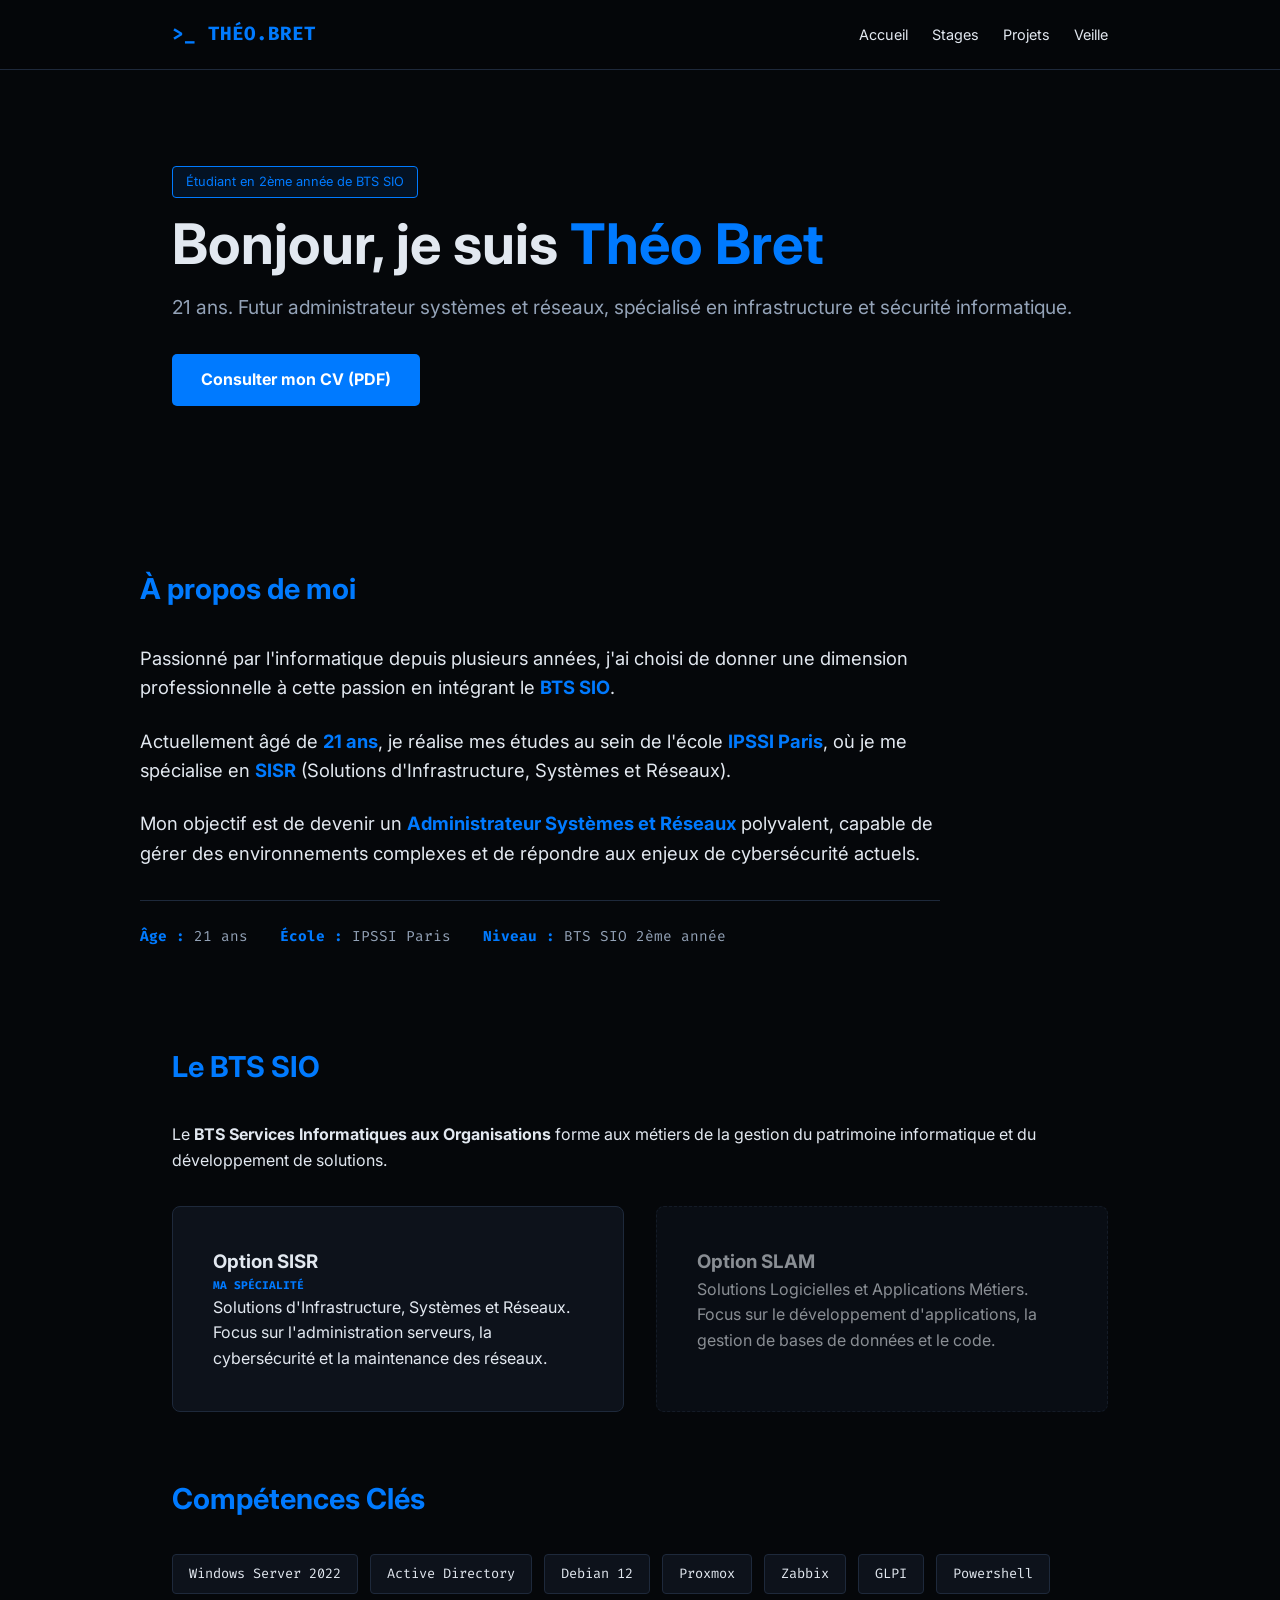
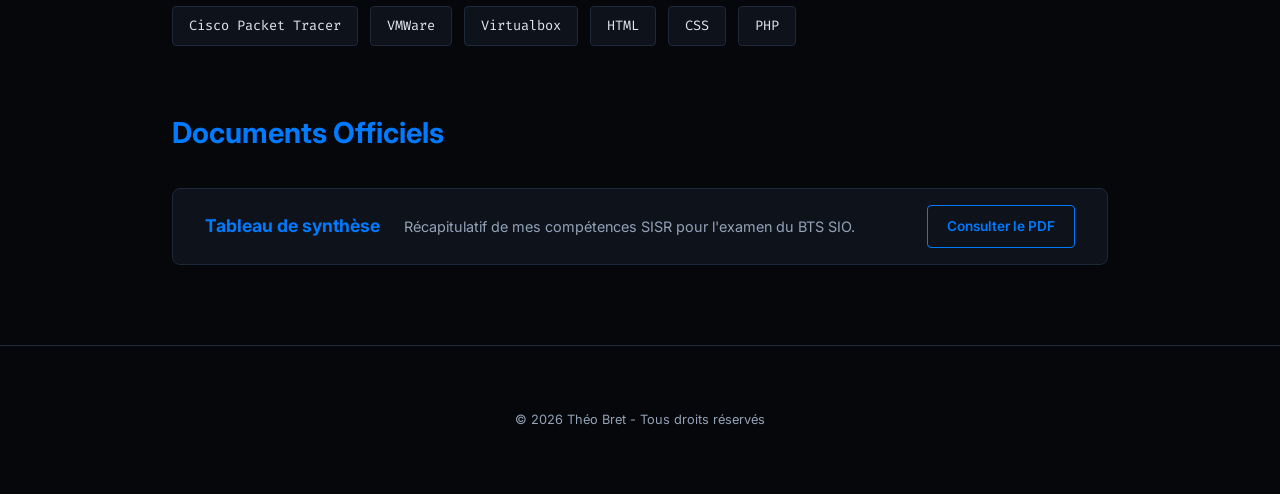
<file: index.html>
<!DOCTYPE html>
<html lang="fr">
<head>
    <meta charset="UTF-8">
    <meta name="viewport" content="width=device-width, initial-scale=1.0">
    <title>Théo Bret | Portfolio SISR</title>
    <link rel="stylesheet" href="style.css">
    <link href="https://fonts.googleapis.com/css2?family=Fira+Code:wght@400;600&family=Inter:wght@400;700&display=swap" rel="stylesheet">
</head>
<body>

    <nav>
    <div class="container">
        <a href="index.html" class="logo-link">
            <div class="logo">>_ THÉO<span>.</span>BRET</div>
        </a>
        <ul>
            <li><a href="index.html">Accueil</a></li>
            <li><a href="stages.html">Stages</a></li>
            <li><a href="projets.html">Projets</a></li>
            <li><a href="veille.html">Veille</a></li>
        </ul>
    </div>
</nav>

<header class="hero">
    <div class="container hero-flex">
        <div class="hero-content">
            <div class="badge">Étudiant en 2ème année de BTS SIO</div>
            <h1>Bonjour, je suis <span>Théo Bret</span></h1>
            <p class="subtitle">21 ans. Futur administrateur systèmes et réseaux, spécialisé en infrastructure et sécurité informatique.</p>
            <div class="hero-actions">
                <a href="CV Théo BRET.pdf" target="_blank" class="btn-primary">Consulter mon CV (PDF)</a>
            </div>
        </div>
        

</header>

   <section id="presentation-theo" class="container">
        <h2 class="section-title">À propos de moi</h2>
        <div class="bio-content">
            <p>Passionné par l'informatique depuis plusieurs années, j'ai choisi de donner une dimension professionnelle à cette passion en intégrant le <strong>BTS SIO</strong>.</p>
            
            <p>Actuellement âgé de <strong>21 ans</strong>, je réalise mes études au sein de l'école <strong>IPSSI Paris</strong>, où je me spécialise en <strong>SISR</strong> (Solutions d'Infrastructure, Systèmes et Réseaux).</p>
            
            <p>Mon objectif est de devenir un <strong>Administrateur Systèmes et Réseaux</strong> polyvalent, capable de gérer des environnements complexes et de répondre aux enjeux de cybersécurité actuels.</p>
            
            <div class="bio-details">
                <span><strong>Âge :</strong> 21 ans</span>
                <span><strong>École :</strong> IPSSI Paris</span>
                <span><strong>Niveau :</strong> BTS SIO 2ème année</span>
            </div>
        </div>
    </section>

    <section id="bts-presentation" class="container">
        <h2 class="section-title">Le BTS SIO</h2>
        <p>Le <strong>BTS Services Informatiques aux Organisations</strong> forme aux métiers de la gestion du patrimoine informatique et du développement de solutions.</p>
        <div class="options-grid">
            <div class="option-card">
                <h3>Option SISR</h3>
                <p class="tag">Ma spécialité</p>
                <p>Solutions d'Infrastructure, Systèmes et Réseaux. Focus sur l'administration serveurs, la cybersécurité et la maintenance des réseaux.</p>
            </div>
            <div class="option-card inactive">
                <h3>Option SLAM</h3>
                <p>Solutions Logicielles et Applications Métiers. Focus sur le développement d'applications, la gestion de bases de données et le code.</p>
            </div>
        </div>
    </section>

<section id="competences" class="container">
    <h2 class="section-title">Compétences Clés</h2>
    <div class="skills-wrapper">
        <span class="skill-tag">Windows Server 2022</span>
        <span class="skill-tag">Active Directory</span>
        <span class="skill-tag">Debian 12</span>
        <span class="skill-tag">Proxmox</span>
        <span class="skill-tag">Zabbix</span>
        <span class="skill-tag">GLPI</span>
        <span class="skill-tag">Powershell</span>
        <span class="skill-tag">Cisco Packet Tracer</span>
        <span class="skill-tag">VMWare</span>
        <span class="skill-tag">Virtualbox</span>
        <span class="skill-tag">HTML</span>
        <span class="skill-tag">CSS</span>
        <span class="skill-tag">PHP</span>
    </div>
</section>

<section id="documents" class="container">
    <h2 class="section-title">Documents Officiels</h2>
    <div class="document-card">
        <div class="doc-info">
            <h3>Tableau de synthèse</h3>
            <p>Récapitulatif de mes compétences SISR pour l'examen du BTS SIO.</p>
        </div>
        <a href="Tableau de synthèse - Théo BRET.pdf" target="_blank" class="btn-doc">
            Consulter le PDF
        </a>
    </div>
</section>
    

    <footer>
        <p>&copy; 2026 Théo Bret - Tous droits réservés</p>
    </footer>

</body>
</html>
</file>
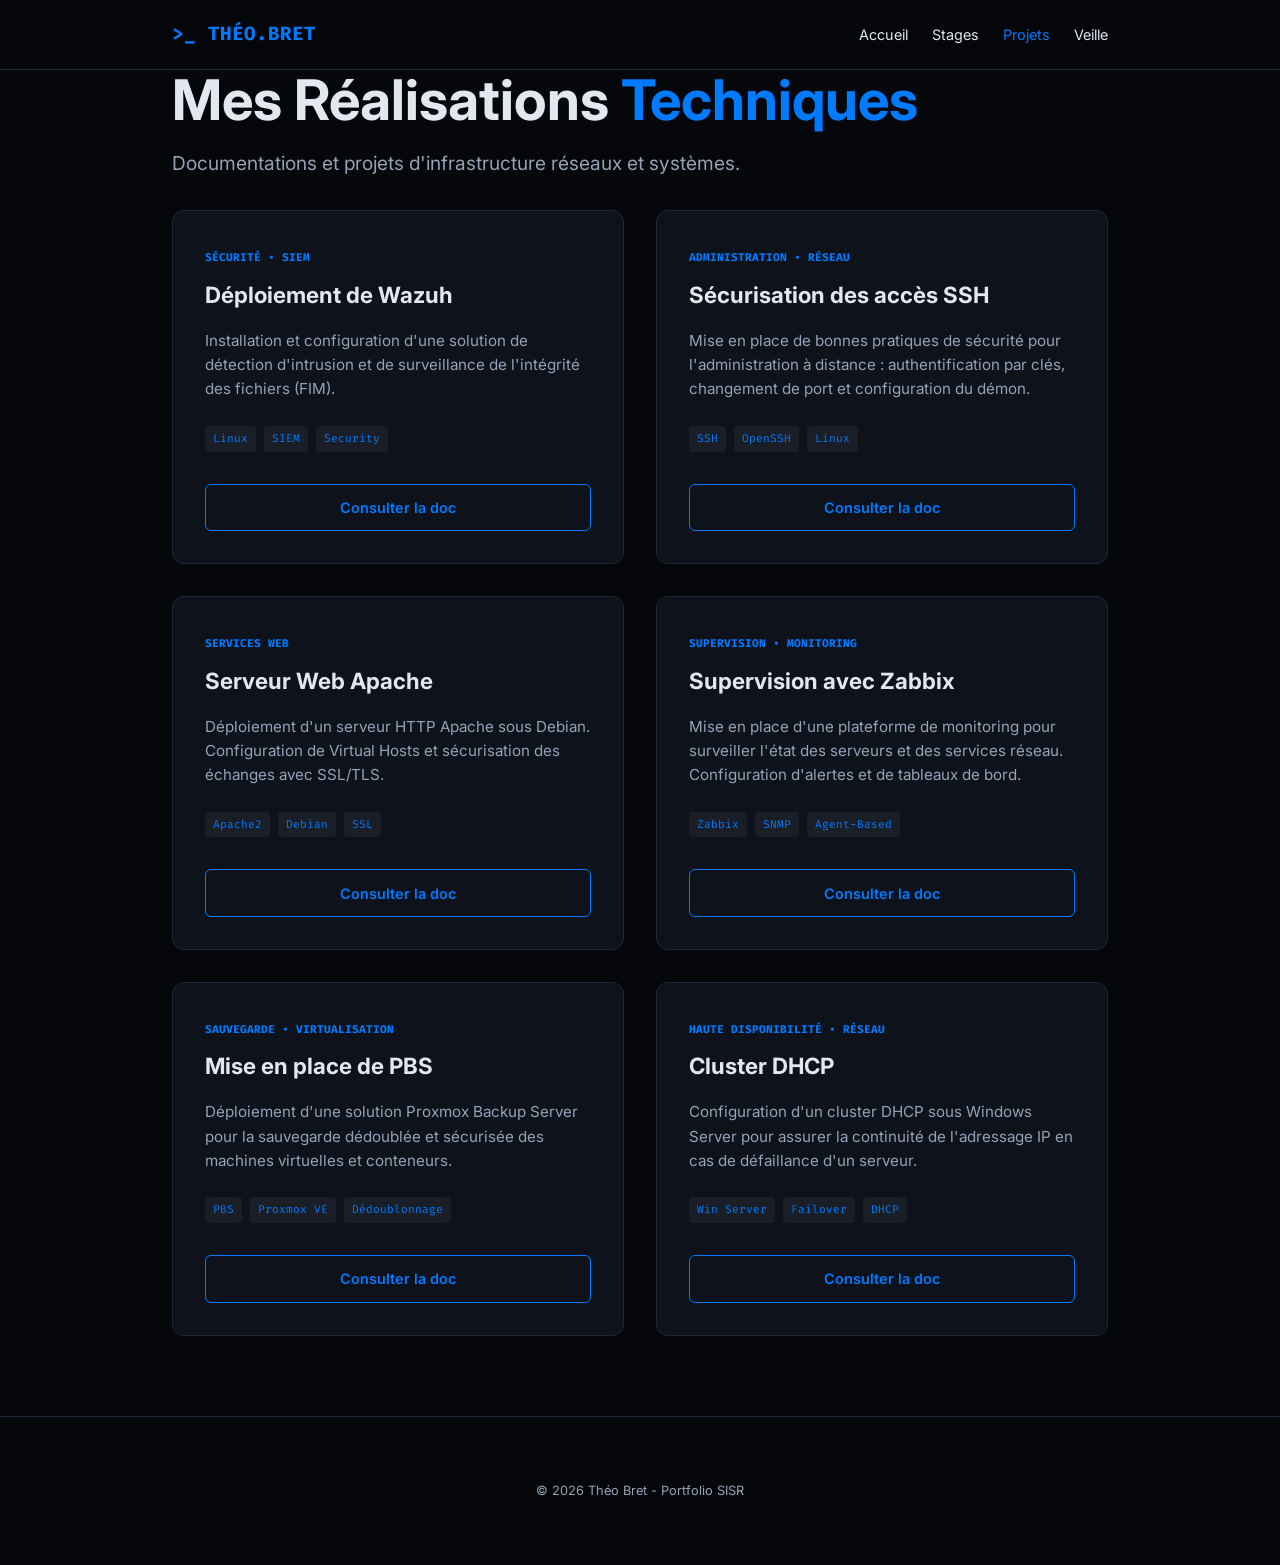
<file: projets.html>
<!DOCTYPE html>
<html lang="fr">
<head>
    <meta charset="UTF-8">
    <meta name="viewport" content="width=device-width, initial-scale=1.0">
    <title>Projets | Théo Bret</title>
    <link rel="stylesheet" href="style.css">
    <link href="https://fonts.googleapis.com/css2?family=Fira+Code:wght@400;600&family=Inter:wght@400;700&display=swap" rel="stylesheet">
</head>
<body>

    <nav>
        <div class="container">
            <a href="index.html" class="logo-link">
                <div class="logo">>_ THÉO<span>.</span>BRET</div>
            </a>
            <ul>
                <li><a href="index.html">Accueil</a></li>
                <li><a href="stages.html">Stages</a></li>
                <li><a href="projets.html" class="active">Projets</a></li>
                <li><a href="veille.html">Veille</a></li>
            </ul>
        </div>
    </nav>

    <header class="page-header">
        <div class="container">
            <h1>Mes Réalisations <span>Techniques</span></h1>
            <p class="subtitle">Documentations et projets d'infrastructure réseaux et systèmes.</p>
        </div>
    </header>

    <section class="container">
        <div class="projects-grid">
            
            <article class="project-card">
                <div class="project-content">
                    <span class="tag">Sécurité • SIEM</span>
                    <h3>Déploiement de Wazuh</h3>
                    <p>Installation et configuration d'une solution de détection d'intrusion et de surveillance de l'intégrité des fichiers (FIM).</p>
                    <div class="tech-stack">
                        <span>Linux</span>
                        <span>SIEM</span>
                        <span>Security</span>
                    </div>
                </div>
                <a href="docs/doc-wazuh.pdf" target="_blank" class="btn-doc-project">Consulter la doc</a>
            </article>

            <article class="project-card">
                <div class="project-content">
                    <span class="tag">Administration • Réseau</span>
                    <h3>Sécurisation des accès SSH</h3>
                    <p>Mise en place de bonnes pratiques de sécurité pour l'administration à distance : authentification par clés, changement de port et configuration du démon.</p>
                    <div class="tech-stack">
                        <span>SSH</span>
                        <span>OpenSSH</span>
                        <span>Linux</span>
                    </div>
                </div>
                <a href="docs/doc-ssh.pdf" target="_blank" class="btn-doc-project">Consulter la doc</a>
            </article>

            <article class="project-card">
                <div class="project-content">
                    <span class="tag">Services Web</span>
                    <h3>Serveur Web Apache</h3>
                    <p>Déploiement d'un serveur HTTP Apache sous Debian. Configuration de Virtual Hosts et sécurisation des échanges avec SSL/TLS.</p>
                    <div class="tech-stack">
                        <span>Apache2</span>
                        <span>Debian</span>
                        <span>SSL</span>
                    </div>
                </div>
                <a href="docs/doc-apache.pdf" target="_blank" class="btn-doc-project">Consulter la doc</a>
            </article>

            
<article class="project-card">
    <div class="project-content">
        <span class="tag">Supervision • Monitoring</span>
        <h3>Supervision avec Zabbix</h3>
        <p>Mise en place d'une plateforme de monitoring pour surveiller l'état des serveurs et des services réseau. Configuration d'alertes et de tableaux de bord.</p>
        <div class="tech-stack">
            <span>Zabbix</span>
            <span>SNMP</span>
            <span>Agent-Based</span>
        </div>
    </div>
    <a href="docs/doc-zabbix.pdf" target="_blank" class="btn-doc-project">Consulter la doc</a>
</article>

<article class="project-card">
                <div class="project-content">
                    <span class="tag">Sauvegarde • Virtualisation</span>
                    <h3>Mise en place de PBS</h3>
                    <p>Déploiement d'une solution Proxmox Backup Server pour la sauvegarde dédoublée et sécurisée des machines virtuelles et conteneurs.</p>
                    <div class="tech-stack">
                        <span>PBS</span>
                        <span>Proxmox VE</span>
                        <span>Dédoublonnage</span>
                    </div>
                </div>
                <a href="docs/doc-pbs.pdf" target="_blank" class="btn-doc-project">Consulter la doc</a>
            </article>

            <article class="project-card">
                <div class="project-content">
                    <span class="tag">Haute Disponibilité • Réseau</span>
                    <h3>Cluster DHCP</h3>
                    <p>Configuration d'un cluster DHCP sous Windows Server pour assurer la continuité de l'adressage IP en cas de défaillance d'un serveur.</p>
                    <div class="tech-stack">
                        <span>Win Server</span>
                        <span>Failover</span>
                        <span>DHCP</span>
                    </div>
                </div>
                <a href="docs/doc-dhcp.pdf" target="_blank" class="btn-doc-project">Consulter la doc</a>
            </article>

        </div>
    </section>

    
    

    <footer>
        <p>&copy; 2026 Théo Bret - Portfolio SISR</p>
    </footer>

</body>
</html>
</file>
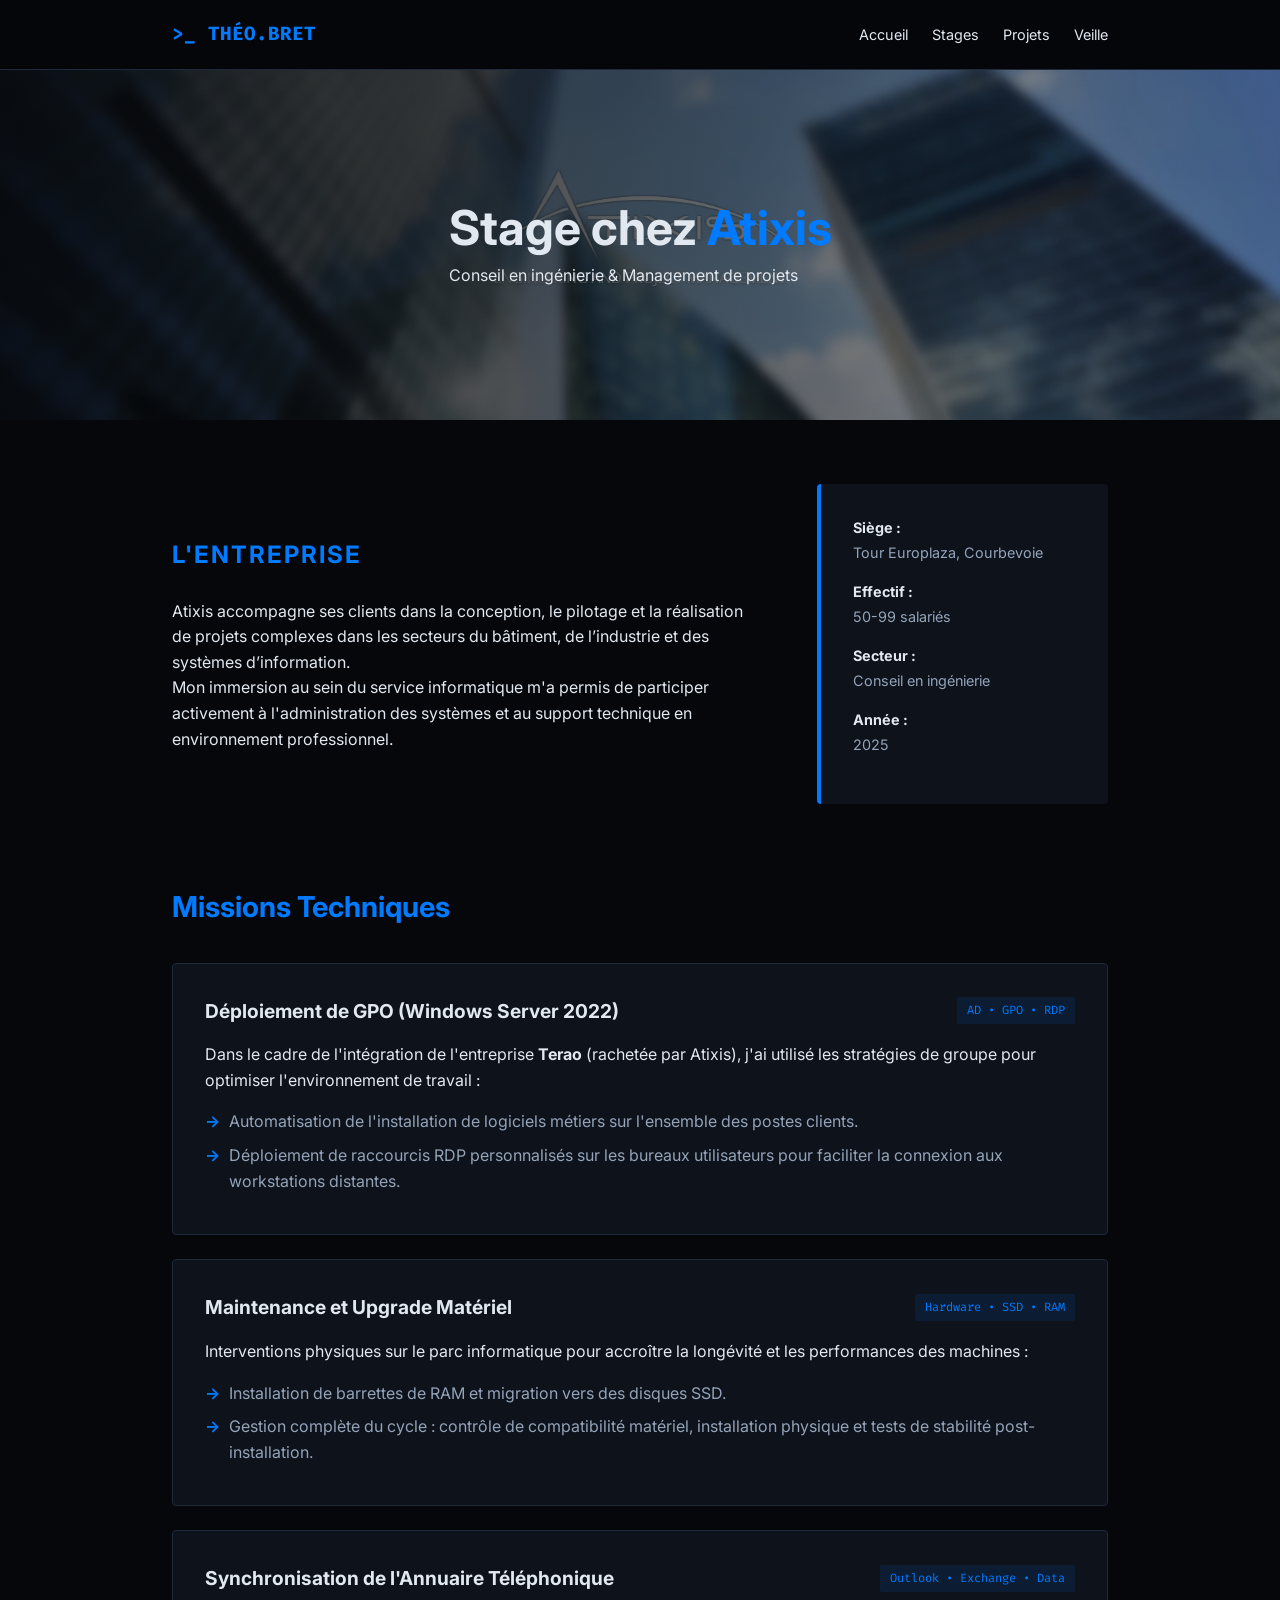
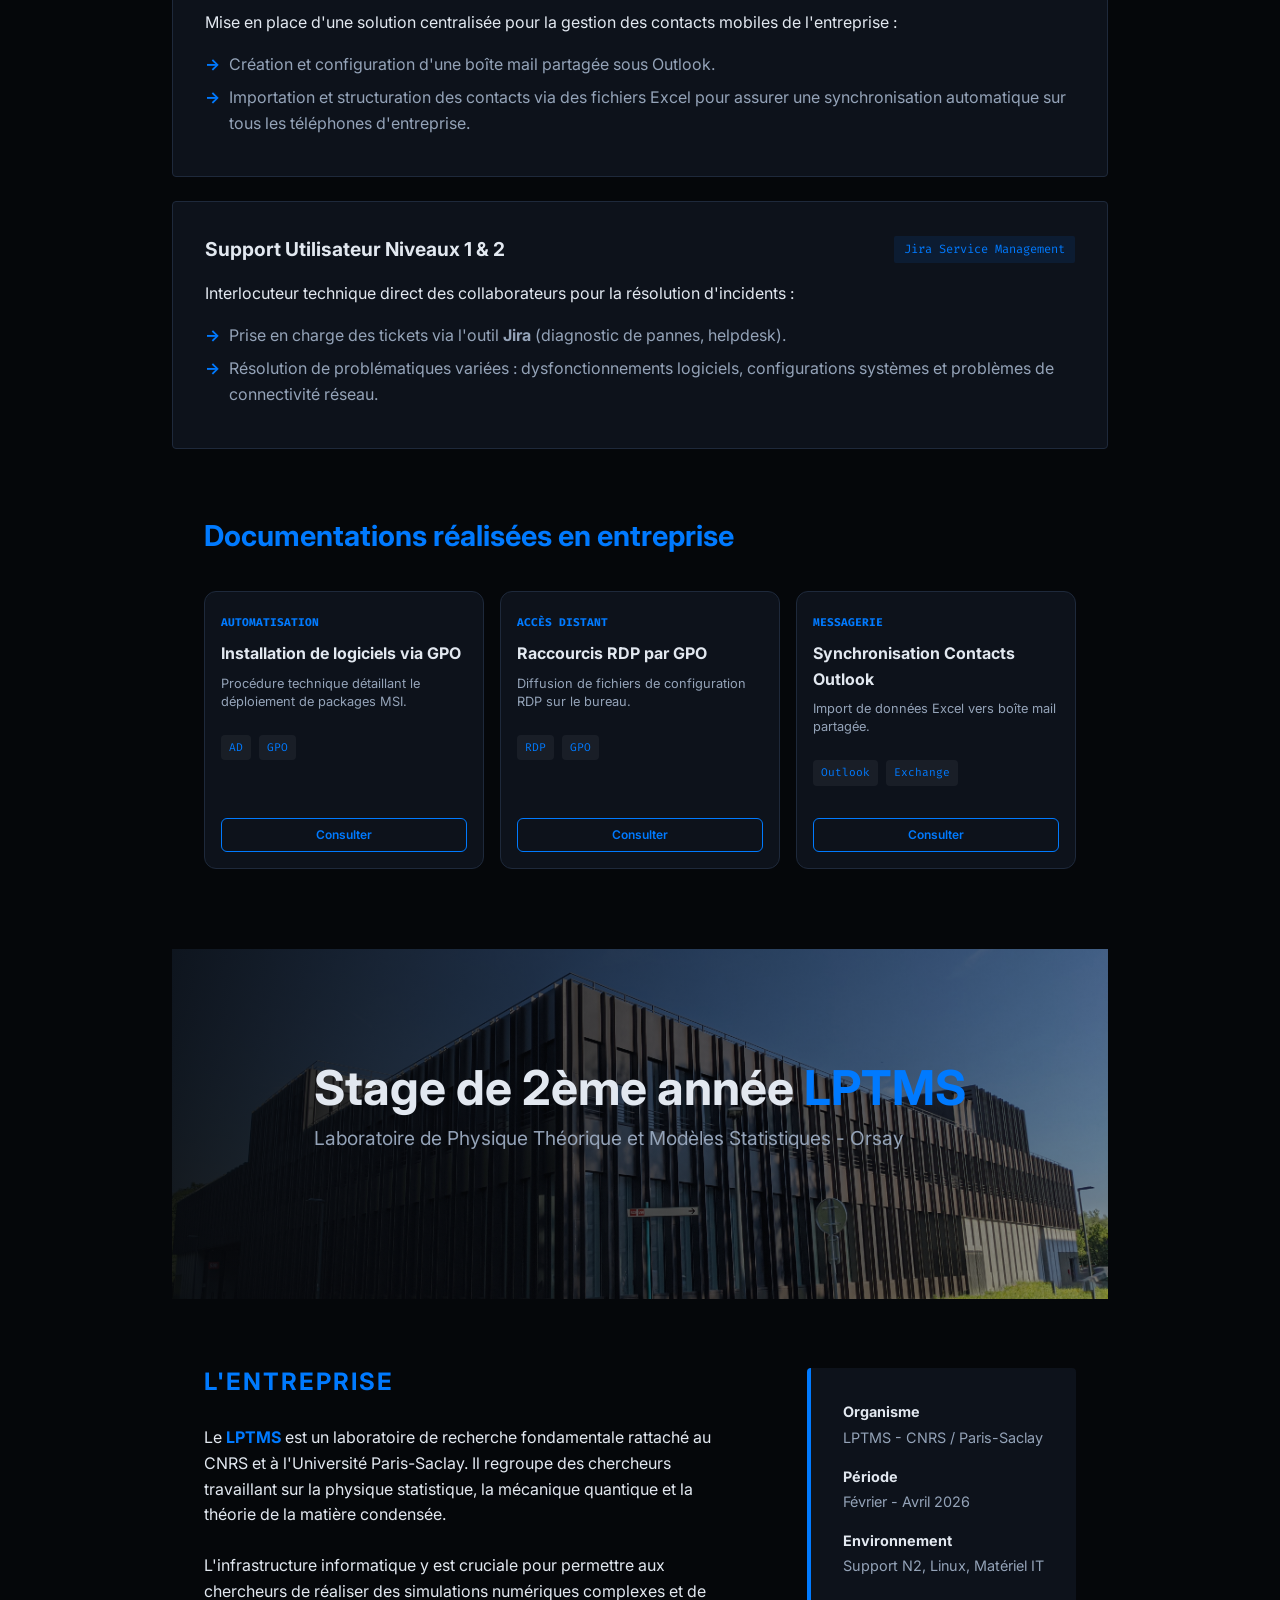
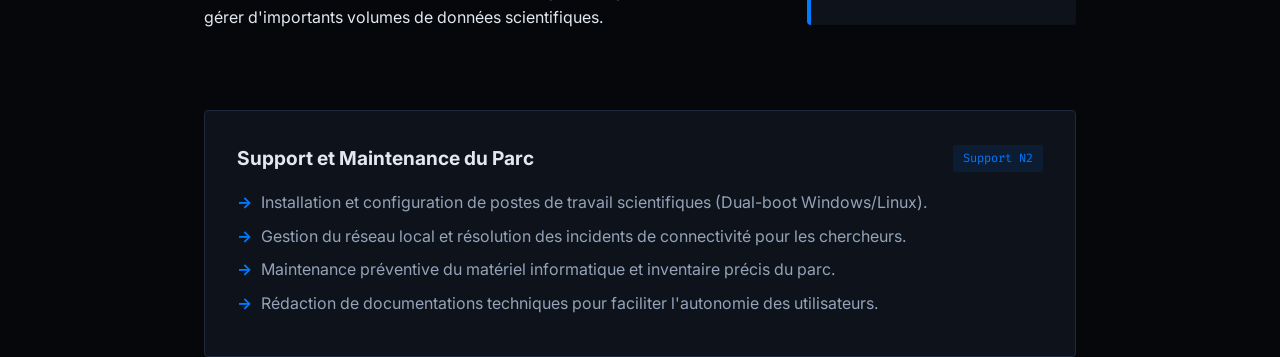
<file: stages.html>
<!DOCTYPE html>
<html lang="fr">
<head>
    <meta charset="UTF-8">
    <meta name="viewport" content="width=device-width, initial-scale=1.0">
    <title>Stages | Théo Bret</title>
    <link rel="stylesheet" href="style.css">
    <link href="https://fonts.googleapis.com/css2?family=Fira+Code:wght@400;600&family=Inter:wght@400;700&display=swap" rel="stylesheet">
</head>
<body>

    <nav>
    <div class="container">
        <a href="index.html" class="logo-link">
            <div class="logo">>_ THÉO<span>.</span>BRET</div>
        </a>
        <ul>
            <li><a href="index.html">Accueil</a></li>
            <li><a href="stages.html">Stages</a></li>
            <li><a href="projets.html">Projets</a></li>
            <li><a href="veille.html">Veille</a></li>
        </ul>
    </div>
</nav>

    <div class="banner-container">
        <img src="atixis.webp" alt="Bannière Atixis" class="banner-img">
        <div class="banner-overlay">
            <div class="container">
                <h1>Stage chez <span>Atixis</span></h1>
                <p class="subtitle-banner">Conseil en ingénierie & Management de projets</p>
            </div>
        </div>
    </div>

    <section class="container stage-content">
        <div class="company-card">
            <div class="company-info-text">
                <h2 class="title-accent">L'entreprise</h2>
                <p>Atixis accompagne ses clients dans la conception, le pilotage et la réalisation de projets complexes dans les secteurs du bâtiment, de l’industrie et des systèmes d’information.</p>
                <p>Mon immersion au sein du service informatique m'a permis de participer activement à l'administration des systèmes et au support technique en environnement professionnel.</p>
            </div>
            <div class="company-details-list">
                <div class="detail-row"><span>Siège :</span> Tour Europlaza, Courbevoie</div>
                <div class="detail-row"><span>Effectif :</span> 50-99 salariés</div>
                <div class="detail-row"><span>Secteur :</span> Conseil en ingénierie</div>
                <div class="detail-row"><span>Année :</span> 2025</div>
            </div>
        </div>

        <h2 class="section-title">Missions Techniques</h2>
        <div class="mission-list">
            
            <article class="mission-item">
                <div class="mission-header">
                    <h3>Déploiement de GPO (Windows Server 2022)</h3>
                    <span class="tech-label">AD • GPO • RDP</span>
                </div>
                <div class="mission-body">
                    <p>Dans le cadre de l'intégration de l'entreprise <strong>Terao</strong> (rachetée par Atixis), j'ai utilisé les stratégies de groupe pour optimiser l'environnement de travail :</p>
                    <ul>
                        <li>Automatisation de l'installation de logiciels métiers sur l'ensemble des postes clients.</li>
                        <li>Déploiement de raccourcis RDP personnalisés sur les bureaux utilisateurs pour faciliter la connexion aux workstations distantes.</li>
                    </ul>
                </div>
            </article>

            <article class="mission-item">
                <div class="mission-header">
                    <h3>Maintenance et Upgrade Matériel</h3>
                    <span class="tech-label">Hardware • SSD • RAM</span>
                </div>
                <div class="mission-body">
                    <p>Interventions physiques sur le parc informatique pour accroître la longévité et les performances des machines :</p>
                    <ul>
                        <li>Installation de barrettes de RAM et migration vers des disques SSD.</li>
                        <li>Gestion complète du cycle : contrôle de compatibilité matériel, installation physique et tests de stabilité post-installation.</li>
                    </ul>
                </div>
            </article>

            <article class="mission-item">
                <div class="mission-header">
                    <h3>Synchronisation de l'Annuaire Téléphonique</h3>
                    <span class="tech-label">Outlook • Exchange • Data</span>
                </div>
                <div class="mission-body">
                    <p>Mise en place d'une solution centralisée pour la gestion des contacts mobiles de l'entreprise :</p>
                    <ul>
                        <li>Création et configuration d'une boîte mail partagée sous Outlook.</li>
                        <li>Importation et structuration des contacts via des fichiers Excel pour assurer une synchronisation automatique sur tous les téléphones d'entreprise.</li>
                    </ul>
                </div>
            </article>

            <article class="mission-item">
                <div class="mission-header">
                    <h3>Support Utilisateur Niveaux 1 & 2</h3>
                    <span class="tech-label">Jira Service Management</span>
                </div>
                <div class="mission-body">
                    <p>Interlocuteur technique direct des collaborateurs pour la résolution d'incidents :</p>
                    <ul>
                        <li>Prise en charge des tickets via l'outil <strong>Jira</strong> (diagnostic de pannes, helpdesk).</li>
                        <li>Résolution de problématiques variées : dysfonctionnements logiciels, configurations systèmes et problèmes de connectivité réseau.</li>
                    </ul>
                </div>
            </article>

        </div>

        <section class="container">
    <h2 class="section-title">Documentations réalisées en entreprise</h2>
    <div class="projects-grid grid-3">
        
        <article class="project-card">
            <div class="project-content">
                <span class="tag">Automatisation</span>
                <h3>Installation de logiciels via GPO</h3>
                <p>Procédure technique détaillant le déploiement de packages MSI.</p>
                <div class="tech-stack"><span>AD</span><span>GPO</span></div>
            </div>
            <a href="docs/doc-gpo-logiciels.pdf" target="_blank" class="btn-doc-project">Consulter</a>
        </article>

        <article class="project-card">
            <div class="project-content">
                <span class="tag">Accès distant</span>
                <h3>Raccourcis RDP par GPO</h3>
                <p>Diffusion de fichiers de configuration RDP sur le bureau.</p>
                <div class="tech-stack"><span>RDP</span><span>GPO</span></div>
            </div>
            <a href="docs/doc-gpo-rdp.pdf" target="_blank" class="btn-doc-project">Consulter</a>
        </article>

        <article class="project-card">
            <div class="project-content">
                <span class="tag">Messagerie</span>
                <h3>Synchronisation Contacts Outlook</h3>
                <p>Import de données Excel vers boîte mail partagée.</p>
                <div class="tech-stack"><span>Outlook</span><span>Exchange</span></div>
            </div>
            <a href="docs/doc-outlook-contacts.pdf" target="_blank" class="btn-doc-project">Consulter</a>
        </article>

    </div>
</section>

<!-- BANNIÈRE LPTMS (Full Width) -->
<div class="banner-container">
    <img src="lptms.jpg" alt="Laboratoire LPTMS" class="banner-img">
    <div class="banner-overlay">
        <div class="container">
            <h1>Stage de 2ème année <span>LPTMS</span></h1>
            <p class="subtitle">Laboratoire de Physique Théorique et Modèles Statistiques - Orsay</p>
        </div>
    </div>
</div>

<!-- CONTENU DU STAGE -->
<section class="container">
    <div class="company-card" style="margin-top: 2rem;">
        <div class="company-info">
            <h3 class="title-accent">L'entreprise</h3>
            <p class="bio-content">
                Le <strong>LPTMS</strong> est un laboratoire de recherche fondamentale rattaché au CNRS et à l'Université Paris-Saclay. Il regroupe des chercheurs travaillant sur la physique statistique, la mécanique quantique et la théorie de la matière condensée. 
                <br><br>
                L'infrastructure informatique y est cruciale pour permettre aux chercheurs de réaliser des simulations numériques complexes et de gérer d'importants volumes de données scientifiques.
            </p>
        </div>
        <div class="company-details-list">
            <div class="detail-row"><span>Organisme</span> LPTMS - CNRS / Paris-Saclay</div>
            <div class="detail-row"><span>Période</span> Février - Avril 2026</div>
            <div class="detail-row"><span>Environnement</span> Support N2, Linux, Matériel IT</div>
        </div>
    </div>

    <!-- Carte de mission unique -->
    <div class="mission-list">
        <article class="mission-item">
            <div class="mission-header">
                <h3>Support et Maintenance du Parc</h3>
                <span class="tech-label">Support N2</span>
            </div>
            <div class="mission-body">
                <ul>
                    <li>Installation et configuration de postes de travail scientifiques (Dual-boot Windows/Linux).</li>
                    <li>Gestion du réseau local et résolution des incidents de connectivité pour les chercheurs.</li>
                    <li>Maintenance préventive du matériel informatique et inventaire précis du parc.</li>
                    <li>Rédaction de documentations techniques pour faciliter l'autonomie des utilisateurs.</li>
                </ul>
            </div>
        </article>
    </div>
</section>
</file>
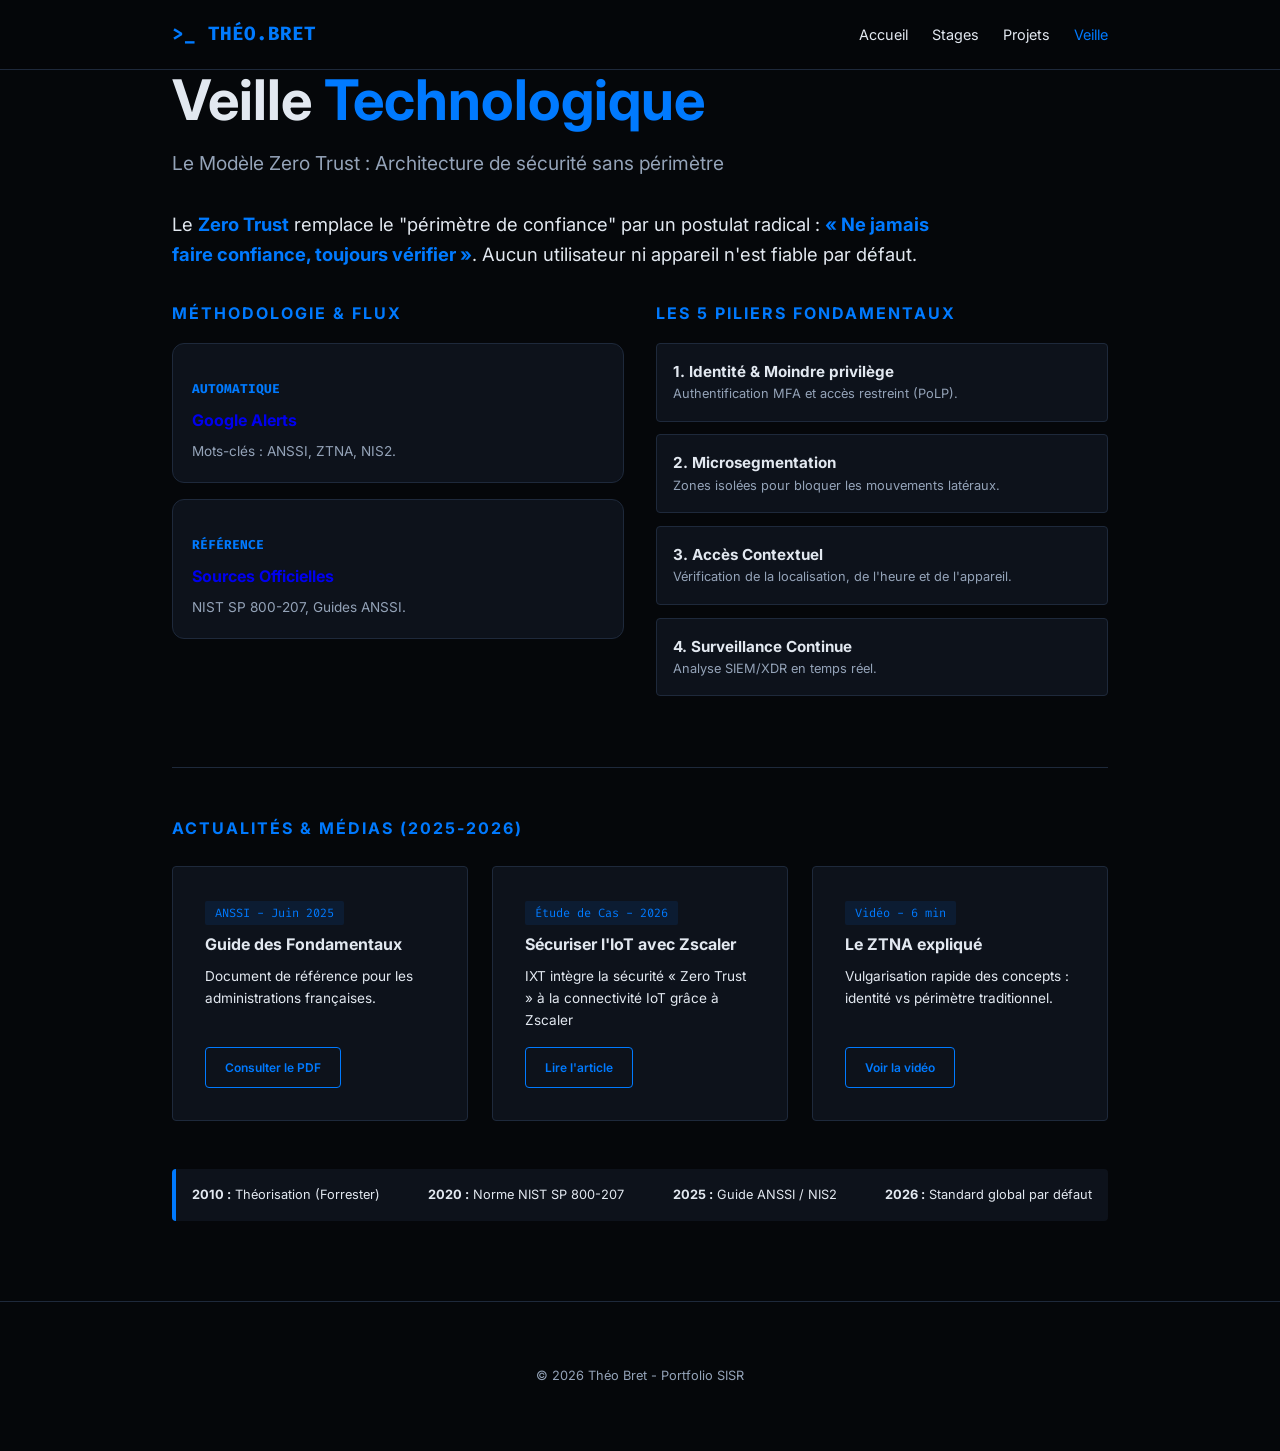
<file: veille.html>
<!DOCTYPE html>
<html lang="fr">
<head>
    <meta charset="UTF-8">
    <meta name="viewport" content="width=device-width, initial-scale=1.0">
    <title>Veille Technologique | Théo Bret</title>
    <link rel="stylesheet" href="style.css">
    <link href="https://fonts.googleapis.com/css2?family=Fira+Code:wght@400;600&family=Inter:wght@400;700&display=swap" rel="stylesheet">
</head>
<body>

    <nav>
        <div class="container">
            <a href="index.html" class="logo-link">
                <div class="logo">>_ THÉO<span>.</span>BRET</div>
            </a>
            <ul>
                <li><a href="index.html">Accueil</a></li>
                <li><a href="stages.html">Stages</a></li>
                <li><a href="projets.html">Projets</a></li>
                <li><a href="veille.html" class="active">Veille</a></li>
            </ul>
        </div>
    </nav>

    <header class="page-header">
        <div class="container">
            <h1>Veille <span>Technologique</span></h1>
            <p class="subtitle">Le Modèle Zero Trust : Architecture de sécurité sans périmètre</p>
        </div>
    </header>

    <section class="container">
        <!-- 1. Introduction Compacte -->
        <div class="bio-content" style="margin-bottom: 2rem;">
            <p>Le <strong>Zero Trust</strong> remplace le "périmètre de confiance" par un postulat radical : <strong>« Ne jamais faire confiance, toujours vérifier »</strong>. Aucun utilisateur ni appareil n'est fiable par défaut.</p>
        </div>

        <div style="display: grid; grid-template-columns: 1fr 1fr; gap: 2rem; align-items: start;">
            
            <!-- COLONNE GAUCHE : Méthodologie & Sources -->
            <div>
                <h3 class="title-accent" style="font-size: 1rem; margin-bottom: 1rem;">Méthodologie & Flux</h3>
                <div class="projects-grid" style="grid-template-columns: 1fr; gap: 1rem;">
                    <a href="#google-alerts" class="project-card clickable" style="padding: 1.2rem;">
                        <div class="project-content">
                            <span class="tag">Automatique</span>
                            <h4 style="margin: 0.5rem 0;">Google Alerts</h4>
                            <p style="font-size: 0.85rem; margin-bottom: 0;">Mots-clés : ANSSI, ZTNA, NIS2.</p>
                        </div>
                    </a>
                    <a href="#sources-officielles" class="project-card clickable" style="padding: 1.2rem;">
                        <div class="project-content">
                            <span class="tag">Référence</span>
                            <h4 style="margin: 0.5rem 0;">Sources Officielles</h4>
                            <p style="font-size: 0.85rem; margin-bottom: 0;">NIST SP 800-207, Guides ANSSI.</p>
                        </div>
                    </a>
                </div>

                <div class="veille-details" style="margin-top: 1.5rem;">
                    <div id="google-alerts" class="detail-block">
                        <div class="mission-item" style="padding: 1rem; font-size: 0.85rem;">
                            <strong>Requêtes :</strong> "ANSSI" + "Zero Trust", "Directive NIS2", "ZTNA IoT".
                        </div>
                    </div>
                    <div id="sources-officielles" class="detail-block">
                        <div class="mission-item" style="padding: 1rem; font-size: 0.85rem;">
                            <strong>Standards :</strong> Guide ANSSI (2025), Forrester (John Kindervag).
                        </div>
                    </div>
                </div>
            </div>

            <!-- COLONNE DROITE : Les 5 Piliers Fondamentaux -->
            <div>
                <h3 class="title-accent" style="font-size: 1rem; margin-bottom: 1rem;">Les 5 Piliers Fondamentaux</h3>
                <div class="mission-list" style="gap: 0.8rem;">
                    <div class="mission-item" style="padding: 1rem;">
                        <h4 style="font-size: 0.95rem;">1. Identité & Moindre privilège</h4>
                        <p style="font-size: 0.8rem; color: var(--text-muted); margin: 0;">Authentification MFA et accès restreint (PoLP).</p>
                    </div>
                    <div class="mission-item" style="padding: 1rem;">
                        <h4 style="font-size: 0.95rem;">2. Microsegmentation</h4>
                        <p style="font-size: 0.8rem; color: var(--text-muted); margin: 0;">Zones isolées pour bloquer les mouvements latéraux.</p>
                    </div>
                    <div class="mission-item" style="padding: 1rem;">
                        <h4 style="font-size: 0.95rem;">3. Accès Contextuel</h4>
                        <p style="font-size: 0.8rem; color: var(--text-muted); margin: 0;">Vérification de la localisation, de l'heure et de l'appareil.</p>
                    </div>
                    <div class="mission-item" style="padding: 1rem;">
                        <h4 style="font-size: 0.95rem;">4. Surveillance Continue</h4>
                        <p style="font-size: 0.8rem; color: var(--text-muted); margin: 0;">Analyse SIEM/XDR en temps réel.</p>
                    </div>
                </div>
            </div>
        </div>

        <hr style="border: 0; border-top: 1px solid var(--border-blue); margin: 3rem 0;">

        <!-- ACTUALITÉS & MÉDIAS (3 Cartes compactes) -->
        <h3 class="title-accent" style="font-size: 1rem; margin-bottom: 1.5rem;">Actualités & Médias (2025-2026)</h3>
        <div style="display: grid; grid-template-columns: repeat(auto-fit, minmax(280px, 1fr)); gap: 1.5rem;">
            
            <article class="mission-item" style="display: flex; flex-direction: column; justify-content: space-between;">
                <div>
                    <span class="tech-label">ANSSI - Juin 2025</span>
                    <h4 style="margin: 0.5rem 0;">Guide des Fondamentaux</h4>
                    <p style="font-size: 0.85rem;">Document de référence pour les administrations françaises.</p>
                </div>
                <a href="https://messervices.cyber.gouv.fr/documents-guides/anssi-fondamentaux-zero-trust-v1.0.pdf" target="_blank" class="btn-doc" style="width: fit-content; margin-top: 1rem; font-size: 0.75rem;">Consulter le PDF</a>
            </article>

            <article class="mission-item" style="display: flex; flex-direction: column; justify-content: space-between;">
                <div>
                    <span class="tech-label">Étude de Cas - 2026</span>
                    <h4 style="margin: 0.5rem 0;">Sécuriser l'IoT avec Zscaler</h4>
                    <p style="font-size: 0.85rem;">IXT intègre la sécurité « Zero Trust » à la connectivité IoT grâce à Zscaler</p>
                </div>
                <a href="https://www.ledevoir.com/communiques-de-presse/976235/ixt-integre-securite-zero-trust-connectivite-iot-grace-zscaler" target="_blank" class="btn-doc" style="width: fit-content; margin-top: 1rem; font-size: 0.75rem;">Lire l'article</a>
            </article>

            <article class="mission-item" style="display: flex; flex-direction: column; justify-content: space-between;">
                <div>
                    <span class="tech-label">Vidéo - 6 min</span>
                    <h4 style="margin: 0.5rem 0;">Le ZTNA expliqué</h4>
                    <p style="font-size: 0.85rem;">Vulgarisation rapide des concepts : identité vs périmètre traditionnel.</p>
                </div>
                <a href="https://www.youtube.com/watch?v=WzXldUDJcak&t=228s" target="_blank" class="btn-doc" style="width: fit-content; margin-top: 1rem; font-size: 0.75rem;">Voir la vidéo</a>
            </article>

        </div>

        <!-- Chronologie Express -->
        <div class="company-details-list" style="margin-top: 3rem; display: flex; justify-content: space-between; padding: 1rem; font-size: 0.8rem;">
            <div><strong>2010 :</strong> Théorisation (Forrester)</div>
            <div><strong>2020 :</strong> Norme NIST SP 800-207</div>
            <div><strong>2025 :</strong> Guide ANSSI / NIS2</div>
            <div><strong>2026 :</strong> Standard global par défaut</div>
        </div>
    </section>

    <footer>
        <p>&copy; 2026 Théo Bret - Portfolio SISR</p>
    </footer>

</body>
</html>
</file>
<file: style.css>
/* --- VARIABLES ET BASES (Inchangées) --- */
:root {
    --bg-dark: #05070a;
    --bg-card: #0d121b;
    --accent-blue: #007aff;
    --text-main: #e2e8f0;
    --text-muted: #94a3b8;
    --border-blue: #1e293b;
    --mono-font: 'Fira Code', monospace;
}

* { margin: 0; padding: 0; box-sizing: border-box; }

body {
    font-family: 'Inter', sans-serif;
    background-color: var(--bg-dark);
    color: var(--text-main);
    line-height: 1.6;
    scroll-behavior: smooth;
}

/* --- LE CONTENEUR UNIQUE (Assure l'alignement vertical sur toutes les pages) --- */
.container { 
    max-width: 1000px; 
    margin: 0 auto; 
    padding: 0 2rem; 
}

/* --- NAVIGATION --- */
nav {
    padding: 1.2rem 0;
    background: rgba(5, 7, 10, 0.95);
    border-bottom: 1px solid var(--border-blue);
    position: sticky; top: 0; z-index: 100;
}
nav .container { display: flex; justify-content: space-between; align-items: center; }
.logo-link { text-decoration: none; }
.logo { font-family: var(--mono-font); color: var(--accent-blue); font-weight: bold; font-size: 1.2rem; }
nav ul { display: flex; list-style: none; gap: 1.5rem; }
nav a { text-decoration: none; color: var(--text-main); font-size: 0.9rem; transition: 0.3s; }
nav a:hover, nav a.active { color: var(--accent-blue); }

/* --- HERO SECTION (Accueil - Corrigé pour l'alignement) --- */
.hero { padding: 6rem 0 4rem; }

.hero-flex {
    display: flex;
    align-items: center;
    justify-content: space-between;
    gap: 3rem;
}

.hero-content {
   flex: 1; /* Change flex: 2 par flex: 1 */
    padding: 0;
    margin: 0;
}

.badge { 
    display: inline-block; padding: 0.3rem 0.8rem; 
    background: rgba(0, 122, 255, 0.1); color: var(--accent-blue); 
    border-radius: 4px; border: 1px solid var(--accent-blue); 
    font-size: 0.8rem; margin-bottom: 1rem; 
}

h1 { font-size: 3.5rem; margin-bottom: 1rem; line-height: 1.1; }
h1 span { color: var(--accent-blue); }
.subtitle { color: var(--text-muted); font-size: 1.2rem; margin-bottom: 2rem; }

.hero-image img {
    width: 250px;
    height: 250px;
    object-fit: cover;
    border-radius: 50%;
    border: 3px solid var(--accent-blue);
    box-shadow: 0 0 20px rgba(0, 122, 255, 0.3);
}

/* --- BOUTONS --- */
.btn-primary {
    display: inline-block;
    padding: 0.8rem 1.8rem;
    background-color: var(--accent-blue);
    color: white;
    text-decoration: none;
    font-weight: bold;
    border-radius: 5px;
    transition: 0.3s;
}
.btn-primary:hover { opacity: 0.8; transform: translateY(-2px); }

/* --- TITRES DE SECTION --- */
.section-title { 
    font-size: 1.8rem; 
    margin: 4rem 0 2rem; 
    color: var(--accent-blue); 
    text-align: left; /* Aligné à gauche */
}

/* --- PRÉSENTATION THÉO & BTS --- */
#presentation-theo { padding: 2rem 0; }
.bio-content { max-width: 800px; }
.bio-content p { font-size: 1.15rem; margin-bottom: 1.5rem; }
.bio-content strong { color: var(--accent-blue); }

.bio-details {
    margin-top: 2rem;
    display: flex;
    gap: 2rem;
    font-family: var(--mono-font);
    font-size: 0.9rem;
    color: var(--text-muted);
    border-top: 1px solid var(--border-blue);
    padding-top: 1.5rem;
}

.options-grid { display: grid; grid-template-columns: 1fr 1fr; gap: 2rem; margin-top: 2rem; }
.option-card { background: var(--bg-card); padding: 2.5rem; border-radius: 8px; border: 1px solid var(--border-blue); }
.option-card.inactive { opacity: 0.6; border-style: dashed; }
.tag { color: var(--accent-blue); font-family: var(--mono-font); font-size: 0.7rem; text-transform: uppercase; font-weight: bold; }

/* --- PAGE STAGES (Bannière & Atixis) --- */
.banner-container {
    position: relative; width: 100%; height: 350px;
    overflow: hidden; margin-bottom: 4rem;
}
.banner-img { width: 100%; height: 100%; object-fit: cover; }
.banner-overlay {
    position: absolute; top: 0; left: 0; width: 100%; height: 100%;
    background: linear-gradient(to right, rgba(5, 7, 10, 0.9), rgba(5, 7, 10, 0.4));
    display: flex; align-items: center;
}
.banner-overlay h1 { font-size: 3rem; margin-bottom: 0.5rem; }

.company-card {
    display: grid; grid-template-columns: 2fr 1fr;
    gap: 4rem; margin-bottom: 5rem; align-items: center;
}
.title-accent { color: var(--accent-blue); margin-bottom: 1.5rem; font-size: 1.5rem; text-transform: uppercase; letter-spacing: 2px; }
.company-details-list { background: var(--bg-card); padding: 2rem; border-radius: 4px; border-left: 4px solid var(--accent-blue); }
.detail-row { margin-bottom: 1rem; font-size: 0.9rem; color: var(--text-muted); }
.detail-row span { color: var(--text-main); font-weight: bold; display: block; margin-bottom: 2px; }

.mission-list { display: flex; flex-direction: column; gap: 1.5rem; }
.mission-item { background: var(--bg-card); padding: 2rem; border: 1px solid var(--border-blue); border-radius: 4px; transition: 0.3s; }
.mission-item:hover { border-color: var(--accent-blue); background: #0d1625; }
.mission-header { display: flex; justify-content: space-between; align-items: center; margin-bottom: 1rem; }
.mission-header h3 { font-size: 1.2rem; }
.tech-label { font-family: var(--mono-font); font-size: 0.75rem; color: var(--accent-blue); background: rgba(0, 122, 255, 0.1); padding: 4px 10px; border-radius: 2px; }

.mission-body ul { margin-top: 1rem; padding-left: 1.5rem; list-style-type: none; }
.mission-body li { position: relative; margin-bottom: 0.5rem; color: var(--text-muted); }
.mission-body li::before { content: "→"; position: absolute; left: -1.5rem; color: var(--accent-blue); font-weight: bold; }

/* --- FOOTER --- */
footer { padding: 4rem 0; text-align: center; color: var(--text-muted); font-size: 0.8rem; border-top: 1px solid var(--border-blue); margin-top: 5rem; }

/* --- RESPONSIVE --- */
@media (max-width: 768px) {
    .hero-flex { flex-direction: column-reverse; text-align: center; }
    .hero-image img { width: 180px; height: 180px; }
    .options-grid, .company-card { grid-template-columns: 1fr; }
    .bio-details { flex-direction: column; gap: 0.5rem; }
    .mission-header { flex-direction: column; align-items: flex-start; gap: 0.5rem; }
    .banner-container { height: 250px; }
}

/* --- SECTION COMPÉTENCES (STYLE ÉTIQUETTES) --- */
.skills-wrapper {
    display: flex;
    flex-wrap: wrap; /* Pour que ça revienne à la ligne proprement */
    gap: 12px;       /* Espace entre les étiquettes */
    margin-top: 1rem;
}

.skill-tag {
    background: var(--bg-card);      /* Utilise ton bleu foncé */
    color: var(--text-main);
    border: 1px solid var(--border-blue);
    padding: 8px 16px;
    border-radius: 4px;
    font-family: var(--mono-font);   /* Look "console" */
    font-size: 0.85rem;
    transition: all 0.3s ease;
}

.skill-tag:hover {
    border-color: var(--accent-blue);
    color: var(--accent-blue);
    transform: translateY(-2px);     /* Petit effet de soulèvement */
    background: rgba(0, 122, 255, 0.05);
}

.document-card {
    background: var(--bg-card);
    border: 1px solid var(--border-blue);
    border-radius: 8px;
    padding: 1rem 2rem;
    display: flex;
    justify-content: space-between;
    align-items: center;
    gap: 2rem;
}

.doc-info {
    display: flex;
    align-items: center; /* Aligne le titre et le texte sur la même ligne horizontale */
    gap: 1.5rem;
    flex: 1;
    overflow: hidden;
}

.doc-info h3 {
    color: var(--accent-blue);
    font-size: 1.1rem;
    white-space: nowrap;
}

.doc-info p {
    color: var(--text-muted);
    font-size: 0.9rem;
    white-space: nowrap;
    overflow: hidden;
    text-overflow: ellipsis; /* Ajoute "..." si le texte est trop long */
}

.btn-doc {
    padding: 0.6rem 1.2rem;
    color: var(--accent-blue);
    border: 1px solid var(--accent-blue);
    text-decoration: none;
    font-weight: 600;
    font-size: 0.85rem;
    border-radius: 4px;
    white-space: nowrap;
    transition: 0.3s;
}

.btn-doc:hover {
    background: var(--accent-blue);
    color: #fff;
}


/* --- GRILLE DE PROJETS --- */
.projects-grid {
    display: grid;
    grid-template-columns: repeat(auto-fill, minmax(300px, 1fr));
    gap: 2rem;
    margin-bottom: 5rem;
}

.project-card {
    background: var(--bg-card);
    border: 1px solid var(--border-blue);
    border-radius: 12px;
    padding: 2rem;
    display: flex;
    flex-direction: column;
    justify-content: space-between;
    transition: transform 0.3s ease, border-color 0.3s ease;
}

.project-card:hover {
    transform: translateY(-5px);
    border-color: var(--accent-blue);
}

.project-content h3 {
    margin: 0.5rem 0 1rem 0;
    font-size: 1.4rem;
    color: var(--text-main);
}

.project-content p {
    color: var(--text-muted);
    font-size: 0.95rem;
    margin-bottom: 1.5rem;
}

/* Stack technique dans la carte */
.tech-stack {
    display: flex;
    flex-wrap: wrap;
    gap: 8px;
    margin-bottom: 2rem;
}

.tech-stack span {
    font-size: 0.7rem;
    font-family: var(--mono-font);
    background: rgba(255, 255, 255, 0.05);
    padding: 4px 8px;
    border-radius: 4px;
    color: var(--accent-blue);
}

/* Bouton spécifique projet */
.btn-doc-project {
    display: block;
    text-align: center;
    padding: 0.7rem;
    background: transparent;
    border: 1px solid var(--accent-blue);
    color: var(--accent-blue);
    text-decoration: none;
    font-weight: 600;
    font-size: 0.9rem;
    border-radius: 6px;
    transition: 0.3s;
}

.btn-doc-project:hover {
    background: var(--accent-blue);
    color: white;
}

/* --- STYLE SPÉCIFIQUE POUR 3 CARTES SUR UNE LIGNE --- */
.grid-3 {
    grid-template-columns: repeat(3, 1fr) !important;
    gap: 1rem !important;
}

.grid-3 .project-card {
    padding: 1rem;
}

.grid-3 .project-content h3 {
    font-size: 1rem;
    margin-bottom: 0.5rem;
}

.grid-3 .project-content p {
    font-size: 0.8rem;
    line-height: 1.4;
}

.grid-3 .btn-doc-project {
    padding: 0.4rem;
    font-size: 0.75rem;
}

/* On garde le responsive pour que ça ne casse pas sur mobile */
@media (max-width: 900px) {
    .grid-3 {
        grid-template-columns: 1fr !important;
    }
}

/* VEILLE

/* Rend la carte cliquable visuellement */
.project-card.clickable {
    text-decoration: none;
    cursor: pointer;
    border: 1px solid var(--border-blue);
}

.project-card.clickable:hover {
    border-color: var(--accent-blue);
    background: rgba(0, 122, 255, 0.05);
}

.project-card.clickable span {
    display: block;
    margin-top: 1rem;
    color: var(--accent-blue);
    font-size: 0.8rem;
    font-weight: bold;
}

/* Style pour les blocs de détails */
.veille-details {
    margin-top: 4rem;
}

.detail-block {
    padding-top: 2rem;
    display: none; /* Cache par défaut */
}

/* Magie du CSS : affiche le bloc quand l'ancre est active */
.detail-block:target {
    display: block;
    animation: fadeIn 0.5s ease;
}

@keyframes fadeIn {
    from { opacity: 0; transform: translateY(10px); }
    to { opacity: 1; transform: translateY(0); }
}
</file>
